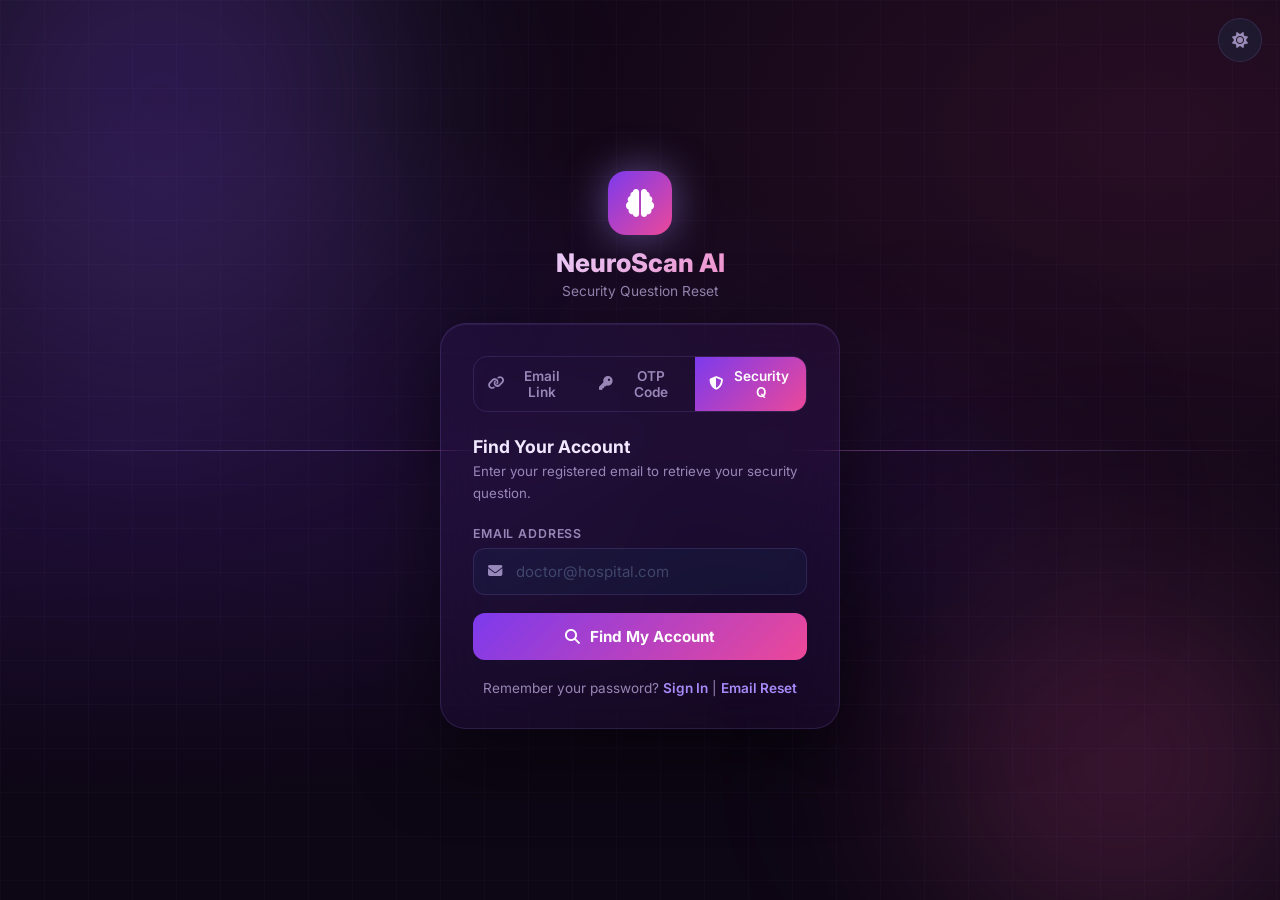
<file: templates/forgot_password.html>
<!DOCTYPE html>
<html lang="en" data-theme="dark">
<head>
  <meta charset="UTF-8">
  <meta name="viewport" content="width=device-width, initial-scale=1.0">
  <title>Security Question Reset – NeuroScan AI</title>
  <meta name="description" content="Reset your NeuroScan AI password via security question">
  <link href="https://fonts.googleapis.com/css2?family=Inter:wght@300;400;500;600;700;800&display=swap" rel="stylesheet">
  <link rel="stylesheet" href="https://cdnjs.cloudflare.com/ajax/libs/font-awesome/6.5.0/css/all.min.css">
  <style>
    * { margin:0; padding:0; box-sizing:border-box; }
    :root[data-theme="dark"] {
      --primary:#a78bfa; --primary-dark:#7c3aed; --accent:#f472b6;
      --success:#34d399; --danger:#fb7185; --bg-deep:#0d0614;
      --bg-card:rgba(124,58,237,0.07); --border:rgba(167,139,250,0.15);
      --border-glow:rgba(167,139,250,0.35); --text:#f1e8ff;
      --text-muted:rgba(220,200,255,0.65);
    }
    :root[data-theme="light"] {
      --primary:#7c3aed; --primary-dark:#5b21b6; --accent:#ec4899;
      --success:#059669; --danger:#e11d48; --bg-deep:#faf5ff;
      --bg-card:rgba(255,255,255,0.95); --border:rgba(124,58,237,0.2);
      --border-glow:rgba(124,58,237,0.4); --text:#1e1035;
      --text-muted:#4c1d95;
    }
    body { font-family:'Inter',sans-serif; background:var(--bg-deep); color:var(--text); min-height:100vh; display:flex; align-items:center; justify-content:center; overflow:hidden; transition:background 0.4s,color 0.4s; }
    .bg-scene { position:fixed; inset:0; z-index:0; pointer-events:none; overflow:hidden; background:radial-gradient(ellipse at 10% 50%,rgba(124,58,237,0.18) 0%,transparent 55%),radial-gradient(ellipse at 90% 15%,rgba(236,72,153,0.12) 0%,transparent 45%),var(--bg-deep); }
    [data-theme="light"] .bg-scene { background:radial-gradient(ellipse at 10% 50%,rgba(124,58,237,0.09) 0%,transparent 55%),radial-gradient(ellipse at 90% 15%,rgba(236,72,153,0.07) 0%,transparent 45%),var(--bg-deep); }
    .orb{position:absolute;border-radius:50%;filter:blur(90px);animation:orbFloat 20s ease-in-out infinite;}
    .orb-1{width:640px;height:640px;background:radial-gradient(circle,rgba(124,58,237,0.35),rgba(167,139,250,0.15) 50%,transparent 70%);top:-220px;left:-160px;}
    .orb-2{width:540px;height:540px;background:radial-gradient(circle,rgba(236,72,153,0.28),rgba(244,114,182,0.10) 50%,transparent 70%);bottom:-130px;right:-110px;animation-delay:7s;}
    .orb-3{width:320px;height:320px;background:radial-gradient(circle,rgba(91,33,182,0.22),transparent 70%);top:40%;left:60%;animation-delay:14s;}
    @keyframes orbFloat{0%,100%{transform:translate(0,0) scale(1);}25%{transform:translate(28px,-26px) scale(1.04);}50%{transform:translate(-18px,18px) scale(0.97);}75%{transform:translate(12px,22px) scale(1.02);}}
    [data-theme="light"] .orb{opacity:0.2;}
    .hex-grid{position:fixed;inset:0;z-index:0;pointer-events:none;opacity:0.3;background-image:linear-gradient(rgba(167,139,250,0.10) 1px,transparent 1px),linear-gradient(90deg,rgba(167,139,250,0.10) 1px,transparent 1px);background-size:44px 44px;animation:gridShift 30s linear infinite;}
    @keyframes gridShift{0%{background-position:0 0;}100%{background-position:44px 44px;}}
    [data-theme="light"] .hex-grid{opacity:0.12;}
    .scanline{position:fixed;left:0;right:0;height:1px;z-index:0;pointer-events:none;background:linear-gradient(90deg,transparent 0%,rgba(167,139,250,0.6) 25%,rgba(236,72,153,0.9) 50%,rgba(167,139,250,0.6) 75%,transparent 100%);animation:scanSweep 5s linear infinite;opacity:0.6;}
    @keyframes scanSweep{0%{top:-2%;opacity:0;}5%{opacity:0.6;}95%{opacity:0.6;}100%{top:102%;opacity:0;}}
    .auth-wrapper{position:relative;z-index:10;width:100%;max-width:440px;padding:20px;}
    .brand{text-align:center;margin-bottom:24px;}
    .brand-icon{display:inline-flex;align-items:center;justify-content:center;width:64px;height:64px;background:linear-gradient(135deg,#7c3aed,#ec4899);border-radius:18px;margin-bottom:12px;box-shadow:0 0 40px rgba(167,139,250,0.5);animation:iconPulse 3s ease-in-out infinite;}
    @keyframes iconPulse{0%,100%{box-shadow:0 0 40px rgba(167,139,250,0.5);}50%{box-shadow:0 0 60px rgba(167,139,250,0.7);}}
    .brand-icon i{font-size:28px;color:white;}
    .brand h1{font-size:1.6rem;font-weight:800;background:linear-gradient(135deg,#e9d5ff 20%,#f472b6 100%);-webkit-background-clip:text;background-clip:text;color:transparent;}
    .brand p{color:var(--text-muted);font-size:0.86rem;margin-top:5px;}
    .method-tabs{display:flex;gap:0;margin-bottom:24px;border-radius:14px;overflow:hidden;border:1px solid var(--border);}
    .method-tab{flex:1;padding:11px 14px;background:transparent;border:none;color:var(--text-muted);font-size:0.85rem;font-weight:600;font-family:'Inter',sans-serif;cursor:pointer;transition:all 0.3s;display:flex;align-items:center;justify-content:center;gap:8px;}
    .method-tab.active{background:linear-gradient(135deg,#7c3aed,#ec4899);color:white;}
    .method-tab:not(.active):hover{background:rgba(167,139,250,0.1);color:var(--text);}
    .auth-card{background:var(--bg-card);backdrop-filter:blur(28px);border:1px solid var(--border);border-radius:26px;padding:32px;box-shadow:0 24px 80px rgba(0,0,0,0.5),inset 0 1px 0 rgba(167,139,250,0.1);animation:cardIn 0.6s cubic-bezier(0.34,1.56,0.64,1);}
    @keyframes cardIn{from{opacity:0;transform:translateY(40px) scale(0.95);}to{opacity:1;transform:translateY(0) scale(1);}}
    .card-title{font-size:1.1rem;font-weight:700;color:var(--text);margin-bottom:4px;}
    .card-subtitle{font-size:0.83rem;color:var(--text-muted);margin-bottom:22px;line-height:1.6;}
    .alert{padding:12px 16px;border-radius:12px;font-size:0.84rem;margin-bottom:16px;display:flex;align-items:center;gap:10px;animation:fadeIn 0.3s ease;}
    @keyframes fadeIn{from{opacity:0;}to{opacity:1;}}
    .alert-success{background:rgba(52,211,153,0.1);border:1px solid rgba(52,211,153,0.3);color:#34d399;}
    .alert-error{background:rgba(251,113,133,0.1);border:1px solid rgba(251,113,133,0.3);color:#fb7185;}
    .alert-info{background:rgba(167,139,250,0.1);border:1px solid rgba(167,139,250,0.3);color:#a78bfa;}
    .form-group{margin-bottom:18px;}
    .form-label{display:block;font-size:0.77rem;font-weight:600;color:var(--text-muted);margin-bottom:7px;text-transform:uppercase;letter-spacing:0.07em;}
    .input-wrapper{position:relative;}
    .input-icon{position:absolute;left:15px;top:50%;transform:translateY(-50%);color:var(--text-muted);font-size:0.9rem;pointer-events:none;transition:color 0.3s;}
    .form-input{width:100%;padding:13px 15px 13px 42px;background:rgba(0,180,216,0.05);border:1px solid var(--border);border-radius:12px;color:var(--text);font-size:0.94rem;font-family:'Inter',sans-serif;outline:none;transition:all 0.3s;}
    .form-input::placeholder{color:rgba(180,220,255,0.25);}
    .form-input:focus{border-color:var(--primary);background:rgba(167,139,250,0.07);box-shadow:0 0 0 3px rgba(167,139,250,0.12);}
    .input-wrapper:focus-within .input-icon{color:var(--primary);}
    .btn-primary{width:100%;padding:14px;background:linear-gradient(135deg,#7c3aed,#ec4899);color:white;border:none;border-radius:12px;font-size:0.95rem;font-weight:700;font-family:'Inter',sans-serif;cursor:pointer;transition:all 0.3s;display:flex;align-items:center;justify-content:center;gap:10px;position:relative;overflow:hidden;}
    .btn-primary::before{content:'';position:absolute;top:0;left:-100%;width:100%;height:100%;background:linear-gradient(90deg,transparent,rgba(255,255,255,0.18),transparent);transition:left 0.5s;}
    .btn-primary:hover::before{left:100%;}
    .btn-primary:hover:not(:disabled){transform:translateY(-2px);box-shadow:0 8px 32px rgba(167,139,250,0.5);}
    .btn-primary:disabled{opacity:0.65;cursor:not-allowed;}
    .btn-secondary{width:100%;padding:12px;background:transparent;border:1px solid var(--border);border-radius:12px;color:var(--text-muted);font-size:0.88rem;font-weight:600;font-family:'Inter',sans-serif;cursor:pointer;transition:all 0.3s;display:flex;align-items:center;justify-content:center;gap:8px;margin-top:10px;}
    .btn-secondary:hover{border-color:var(--border-glow);color:var(--text);}
    .btn-loader{display:none;width:17px;height:17px;border:2px solid rgba(255,255,255,0.35);border-top-color:white;border-radius:50%;animation:spin 0.8s linear infinite;}
    @keyframes spin{to{transform:rotate(360deg);}}
    .success-box{background:rgba(52,211,153,0.08);border:1px solid rgba(52,211,153,0.25);border-radius:14px;padding:20px;text-align:center;display:none;}
    .success-box .s-icon{font-size:2.2rem;color:#34d399;display:block;margin-bottom:10px;}
    .success-box p{font-size:0.86rem;color:var(--text-muted);line-height:1.6;}
    .back-link{text-align:center;margin-top:18px;font-size:0.85rem;color:var(--text-muted);}
    .back-link a{color:var(--primary);font-weight:600;text-decoration:none;transition:color 0.3s;}
    .back-link a:hover{color:var(--accent);}
    .theme-toggle-fab{position:fixed;top:18px;right:18px;z-index:999;width:44px;height:44px;border-radius:50%;background:rgba(0,180,216,0.08);border:1px solid var(--border);backdrop-filter:blur(12px);display:flex;align-items:center;justify-content:center;cursor:pointer;transition:all 0.3s;color:var(--text-muted);font-size:1rem;}
    .theme-toggle-fab:hover{background:rgba(167,139,250,0.15);border-color:rgba(167,139,250,0.4);color:var(--primary);transform:rotate(20deg) scale(1.05);}
    [data-theme="light"] .auth-card{background:rgba(255,255,255,0.97);box-shadow:0 24px 80px rgba(124,58,237,0.15);}
    [data-theme="light"] .form-input{background:rgba(255,255,255,0.95);color:#1e1035;border-color:rgba(124,58,237,0.25);}
    [data-theme="light"] .form-input::placeholder{color:rgba(30,16,53,0.35);}
    
    /* Security Question specific styles */
    .otp-steps{display:flex;align-items:center;gap:0;margin-bottom:20px;}
    .otp-step{flex:1;text-align:center;}
    .otp-step-dot{width:28px;height:28px;border-radius:50%;border:2px solid var(--border);display:flex;align-items:center;justify-content:center;margin:0 auto 4px;font-size:0.72rem;font-weight:700;color:var(--text-muted);transition:all 0.3s;}
    .otp-step.done .otp-step-dot{background:#34d399;border-color:#34d399;color:white;}
    .otp-step.active .otp-step-dot{background:linear-gradient(135deg,#7c3aed,#ec4899);border-color:#a78bfa;color:white;}
    .otp-step-label{font-size:0.68rem;color:var(--text-muted);font-weight:600;text-transform:uppercase;letter-spacing:0.05em;}
    .otp-step.active .otp-step-label,.otp-step.done .otp-step-label{color:var(--primary);}
    .otp-connector{flex:0 0 28px;height:2px;background:var(--border);margin-bottom:18px;transition:background 0.3s;}
    .otp-connector.done{background:#34d399;}
    
    .account-found-box{background:rgba(52,211,153,0.08);border:1px solid rgba(52,211,153,0.25);border-radius:14px;padding:16px;text-align:center;margin-bottom:16px;display:none;}
    .account-found-box .icon{font-size:2rem;color:#34d399;display:block;margin-bottom:8px;}
    .account-found-box .email-display{font-weight:700;color:var(--text);font-size:1.1rem;}
    .account-not-found{background:rgba(251,113,133,0.1);border:1px solid rgba(251,113,133,0.3);border-radius:14px;padding:16px;text-align:center;margin-bottom:16px;display:none;color:#fb7185;}
    .account-not-found .icon{font-size:2rem;display:block;margin-bottom:8px;}
    .question-box{background:linear-gradient(135deg,rgba(167,139,250,0.08),rgba(236,72,153,0.05));border:1px solid var(--border);border-radius:12px;padding:16px;margin:12px 0;}
    .question-box .label{font-size:0.75rem;color:var(--text-muted);text-transform:uppercase;letter-spacing:0.07em;}
    .question-box .question{font-size:1rem;font-weight:600;color:var(--text);margin-top:4px;}
    .btn-success{width:100%;padding:14px;background:linear-gradient(135deg,#34d399,#059669);color:white;border:none;border-radius:12px;font-size:0.95rem;font-weight:700;font-family:'Inter',sans-serif;cursor:pointer;transition:all 0.3s;display:flex;align-items:center;justify-content:center;gap:10px;position:relative;overflow:hidden;}
    .btn-success:hover:not(:disabled){transform:translateY(-2px);box-shadow:0 8px 32px rgba(52,211,153,0.5);}
    .btn-success:disabled{opacity:0.65;cursor:not-allowed;}
  </style>
</head>
<body>
  <button class="theme-toggle-fab" id="themeToggle" title="Toggle light/dark mode" onclick="toggleTheme()"><i class="fas fa-moon" id="themeIcon"></i></button>
  <div class="bg-scene"><div class="orb orb-1"></div><div class="orb orb-2"></div><div class="orb orb-3"></div></div>
  <div class="hex-grid"></div>
  <div class="scanline"></div>
  <div class="auth-wrapper">
    <div class="brand">
      <div class="brand-icon"><i class="fas fa-brain"></i></div>
      <h1>NeuroScan AI</h1>
      <p>Security Question Reset</p>
    </div>
    <div class="auth-card">
      <div class="method-tabs" id="methodTabs">
        <button class="method-tab" id="tabEmail" onclick="window.location='forgot-password.html'"><i class="fas fa-link"></i> Email Link</button>
        <button class="method-tab" id="tabOtp" onclick="window.location='otp-reset.html'"><i class="fas fa-key"></i> OTP Code</button>
        <button class="method-tab active" id="tabSecurity"><i class="fas fa-shield-alt"></i> Security Q</button>
      </div>

      <!-- ═══ SECURITY QUESTION RESET ═══ -->
      <div id="methodSecurity">
        <div class="card-title">Find Your Account</div>
        <div class="card-subtitle">Enter your registered email to retrieve your security question.</div>

        <!-- Account Found -->
        <div class="account-found-box" id="accountFound">
          <span class="icon"><i class="fas fa-check-circle"></i></span>
          <p><strong>Account Found!</strong></p>
          <p class="email-display" id="foundEmail">deepthitrgowda@gmail.com</p>
        </div>

        <!-- Account Not Found -->
        <div class="account-not-found" id="accountNotFound">
          <span class="icon"><i class="fas fa-exclamation-circle"></i></span>
          <p><strong>No account found</strong></p>
          <p style="margin-top:4px;font-size:0.85rem;">The email address you entered is not registered.</p>
        </div>

        <!-- Security Question Display -->
        <div id="questionSection" style="display:none;">
          <div class="question-box">
            <div class="label"><i class="fas fa-question-circle"></i> Security Question</div>
            <div class="question" id="securityQuestion">What is your mother's maiden name?</div>
          </div>
          <div class="form-group">
            <label class="form-label" for="securityAnswer">Your Answer</label>
            <div class="input-wrapper">
              <input type="text" id="securityAnswer" class="form-input" placeholder="Enter your security answer">
              <i class="fas fa-lock input-icon"></i>
            </div>
          </div>
          <button class="btn-success" id="verifyAnswerBtn" onclick="verifySecurityAnswer()">
            <div class="btn-loader" id="answerLoader"></div>
            <i class="fas fa-check-circle" id="answerIcon"></i>
            <span id="answerText">Verify Answer</span>
          </button>
          <div style="margin-top:12px;text-align:center;">
            <button class="btn-secondary" onclick="resetToEmailStep()" style="width:auto;display:inline-flex;padding:8px 20px;">
              <i class="fas fa-arrow-left"></i> Try Different Email
            </button>
          </div>
        </div>

        <!-- Email Input Form -->
        <form id="securityForm" onsubmit="findAccount(event)">
          <div class="form-group">
            <label class="form-label" for="securityEmail">Email Address</label>
            <div class="input-wrapper">
              <input type="email" id="securityEmail" class="form-input" placeholder="doctor@hospital.com" required autocomplete="email">
              <i class="fas fa-envelope input-icon"></i>
            </div>
          </div>
          <button type="submit" class="btn-primary" id="findAccountBtn">
            <div class="btn-loader" id="findLoader"></div>
            <i class="fas fa-search" id="findIcon"></i>
            <span id="findText">Find My Account</span>
          </button>
        </form>

        <!-- Password Reset Success -->
        <div id="resetSuccess" style="display:none;margin-top:16px;">
          <div class="success-box" style="display:block;">
            <span class="s-icon"><i class="fas fa-check-circle"></i></span>
            <p><strong>Password Reset Successful!</strong><br><br>Your password has been reset. You can now log in with your new password.</p>
          </div>
          <a href="/login" class="btn-primary" style="text-decoration:none;margin-top:14px;display:flex;align-items:center;justify-content:center;gap:8px;">
            <i class="fas fa-sign-in-alt"></i> Go to Login
          </a>
        </div>

        <!-- New Password Form -->
        <div id="newPasswordSection" style="display:none;margin-top:16px;">
          <div class="alert alert-success" style="display:flex;">
            <i class="fas fa-check-circle"></i>
            <span>Security answer verified! Set your new password.</span>
          </div>
          <div class="form-group">
            <label class="form-label" for="newPw">New Password</label>
            <div class="input-wrapper">
              <input type="password" id="newPw" class="form-input" placeholder="Minimum 6 characters">
              <i class="fas fa-lock input-icon"></i>
            </div>
          </div>
          <div class="form-group">
            <label class="form-label" for="confirmPw">Confirm Password</label>
            <div class="input-wrapper">
              <input type="password" id="confirmPw" class="form-input" placeholder="Repeat new password">
              <i class="fas fa-lock input-icon"></i>
            </div>
          </div>
          <button class="btn-success" id="resetPwBtn" onclick="resetPasswordWithSecurity()">
            <div class="btn-loader" id="resetPwLoader"></div>
            <i class="fas fa-shield-alt" id="resetPwIcon"></i>
            <span id="resetPwText">Reset Password</span>
          </button>
        </div>

        <div class="back-link" style="margin-top:20px;">
          Remember your password? <a href="/login">Sign In</a> | <a href="forgot-password.html">Email Reset</a>
        </div>
      </div>
    </div>
  </div>

  <script>
    // ===== THEME =====
    const root = document.documentElement;
    function applyTheme(t) {
      root.setAttribute('data-theme', t);
      document.getElementById('themeIcon').className = t === 'dark' ? 'fas fa-sun' : 'fas fa-moon';
      document.getElementById('themeToggle').title = t === 'dark' ? 'Switch to Light Mode' : 'Switch to Dark Mode';
      localStorage.setItem('neuroscan-theme', t);
    }
    function toggleTheme() { applyTheme(root.getAttribute('data-theme') === 'dark' ? 'light' : 'dark'); }
    applyTheme(localStorage.getItem('neuroscan-theme') || 'dark');

    // ===== DATABASE OF REGISTERED USERS (Demo) =====
    const userDatabase = {
      'deepthitrgowda@gmail.com': {
        securityQuestion: 'What is your mother\'s maiden name?',
        securityAnswer: 'sharma',
        name: 'Deepthi R Gowda'
      },
      'doctor@hospital.com': {
        securityQuestion: 'What city were you born in?',
        securityAnswer: 'mumbai',
        name: 'Dr. Singh'
      },
      'john.doe@example.com': {
        securityQuestion: 'What is the name of your first pet?',
        securityAnswer: 'max',
        name: 'John Doe'
      },
      'admin@neuroscan.ai': {
        securityQuestion: 'What is your favorite book?',
        securityAnswer: 'dune',
        name: 'Admin User'
      }
    };

    let currentFoundEmail = '';
    let isAnswerVerified = false;

    // ===== FIND ACCOUNT =====
    async function findAccount(e) {
      e.preventDefault();
      const email = document.getElementById('securityEmail').value.trim().toLowerCase();
      if (!email) { showSecurityError('Please enter your email address.'); return; }
      if (!email.includes('@') || !email.includes('.')) { showSecurityError('Please enter a valid email address.'); return; }

      setLoading('findAccountBtn', 'findLoader', 'findIcon', 'findText', true, 'Searching…');
      hide(['accountFound', 'accountNotFound', 'questionSection', 'newPasswordSection', 'resetSuccess']);

      try {
        // Simulate API delay
        await new Promise(resolve => setTimeout(resolve, 1000));

        // Check if user exists
        if (userDatabase[email]) {
          currentFoundEmail = email;
          // Show account found
          document.getElementById('foundEmail').textContent = email;
          document.getElementById('accountFound').style.display = 'block';
          
          // Show security question
          document.getElementById('securityQuestion').textContent = userDatabase[email].securityQuestion;
          document.getElementById('questionSection').style.display = 'block';
          document.getElementById('securityAnswer').value = '';
          document.getElementById('securityForm').style.display = 'none';
          isAnswerVerified = false;
          
          console.log('✅ Account found:', email);
        } else {
          // Show account not found
          document.getElementById('accountNotFound').style.display = 'block';
          console.log('❌ Account not found:', email);
        }
      } catch (err) {
        showSecurityError('Network error. Please try again.');
        console.error('Error:', err);
      } finally {
        setLoading('findAccountBtn', 'findLoader', 'findIcon', 'findText', false, 'Find My Account');
      }
    }

    // ===== VERIFY SECURITY ANSWER =====
    async function verifySecurityAnswer() {
      const answer = document.getElementById('securityAnswer').value.trim().toLowerCase();
      if (!answer) { 
        showSecurityError('Please enter your security answer.');
        return; 
      }

      setLoading('verifyAnswerBtn', 'answerLoader', 'answerIcon', 'answerText', true, 'Verifying…');
      hide(['resetSuccess', 'newPasswordSection']);

      try {
        await new Promise(resolve => setTimeout(resolve, 800));

        const user = userDatabase[currentFoundEmail];
        if (user && user.securityAnswer === answer) {
          isAnswerVerified = true;
          document.getElementById('questionSection').style.display = 'none';
          document.getElementById('newPasswordSection').style.display = 'block';
          document.getElementById('newPw').value = '';
          document.getElementById('confirmPw').value = '';
          showSecuritySuccess('Answer verified! Create your new password.');
          console.log('✅ Answer verified for:', currentFoundEmail);
        } else {
          showSecurityError('Incorrect answer. Please try again.');
          console.log('❌ Wrong answer for:', currentFoundEmail);
        }
      } catch (err) {
        showSecurityError('Network error. Please try again.');
        console.error('Error:', err);
      } finally {
        setLoading('verifyAnswerBtn', 'answerLoader', 'answerIcon', 'answerText', false, 'Verify Answer');
      }
    }

    // ===== RESET PASSWORD =====
    async function resetPasswordWithSecurity() {
      const pw = document.getElementById('newPw').value;
      const cpw = document.getElementById('confirmPw').value;
      
      if (pw.length < 6) { showSecurityError('Password must be at least 6 characters.'); return; }
      if (pw !== cpw) { showSecurityError('Passwords do not match.'); return; }

      setLoading('resetPwBtn', 'resetPwLoader', 'resetPwIcon', 'resetPwText', true, 'Resetting…');
      hide(['resetSuccess']);

      try {
        await new Promise(resolve => setTimeout(resolve, 1000));
        
        // Update password in database (demo)
        if (userDatabase[currentFoundEmail]) {
          userDatabase[currentFoundEmail].password = pw;
          console.log('🔑 Password updated for:', currentFoundEmail);
        }
        
        document.getElementById('newPasswordSection').style.display = 'none';
        document.getElementById('resetSuccess').style.display = 'block';
        showSecuritySuccess('Password reset successfully!');
      } catch (err) {
        showSecurityError('Network error. Please try again.');
        console.error('Error:', err);
      } finally {
        setLoading('resetPwBtn', 'resetPwLoader', 'resetPwIcon', 'resetPwText', false, 'Reset Password');
      }
    }

    // ===== RESET TO EMAIL STEP =====
    function resetToEmailStep() {
      document.getElementById('securityForm').style.display = 'block';
      document.getElementById('questionSection').style.display = 'none';
      document.getElementById('newPasswordSection').style.display = 'none';
      document.getElementById('resetSuccess').style.display = 'none';
      hide(['accountFound', 'accountNotFound', 'resetSuccess']);
      document.getElementById('securityEmail').value = '';
      document.getElementById('securityAnswer').value = '';
      isAnswerVerified = false;
    }

    // ===== HELPERS =====
    function show(id) { document.getElementById(id).style.display = 'block'; }
    function hide(ids) { ids.forEach(id => { const el = document.getElementById(id); if (el) el.style.display = 'none'; }); }

    function showSecurityError(msg) {
      const errorEl = document.createElement('div');
      errorEl.className = 'alert alert-error';
      errorEl.style.display = 'flex';
      errorEl.innerHTML = `<i class="fas fa-exclamation-circle"></i><span>${msg}</span>`;
      const container = document.getElementById('methodSecurity');
      // Remove any existing error alerts
      container.querySelectorAll('.alert-error').forEach(el => el.remove());
      container.insertBefore(errorEl, container.querySelector('.alert-success') || container.firstChild);
      setTimeout(() => errorEl.remove(), 5000);
    }

    function showSecuritySuccess(msg) {
      const successEl = document.createElement('div');
      successEl.className = 'alert alert-success';
      successEl.style.display = 'flex';
      successEl.innerHTML = `<i class="fas fa-check-circle"></i><span>${msg}</span>`;
      const container = document.getElementById('methodSecurity');
      container.querySelectorAll('.alert-success:not(.static)').forEach(el => el.remove());
      successEl.classList.add('static');
      container.insertBefore(successEl, container.querySelector('.alert-error') || container.firstChild);
      setTimeout(() => successEl.remove(), 5000);
    }

    function setLoading(btnId, loaderId, iconId, textId, loading, text) {
      const btn = document.getElementById(btnId);
      if (btn) btn.disabled = loading;
      const ldr = document.getElementById(loaderId);
      const icn = document.getElementById(iconId);
      const txt = document.getElementById(textId);
      if (ldr) ldr.style.display = loading ? 'block' : 'none';
      if (icn) icn.style.display = loading ? 'none' : 'inline';
      if (txt) txt.textContent = text;
    }

    // ===== INITIALIZE =====
    // Hide all alerts initially
    document.addEventListener('DOMContentLoaded', () => {
      document.querySelectorAll('.alert').forEach(el => el.style.display = 'none');
    });
  </script>
</body>
</html>
</file>
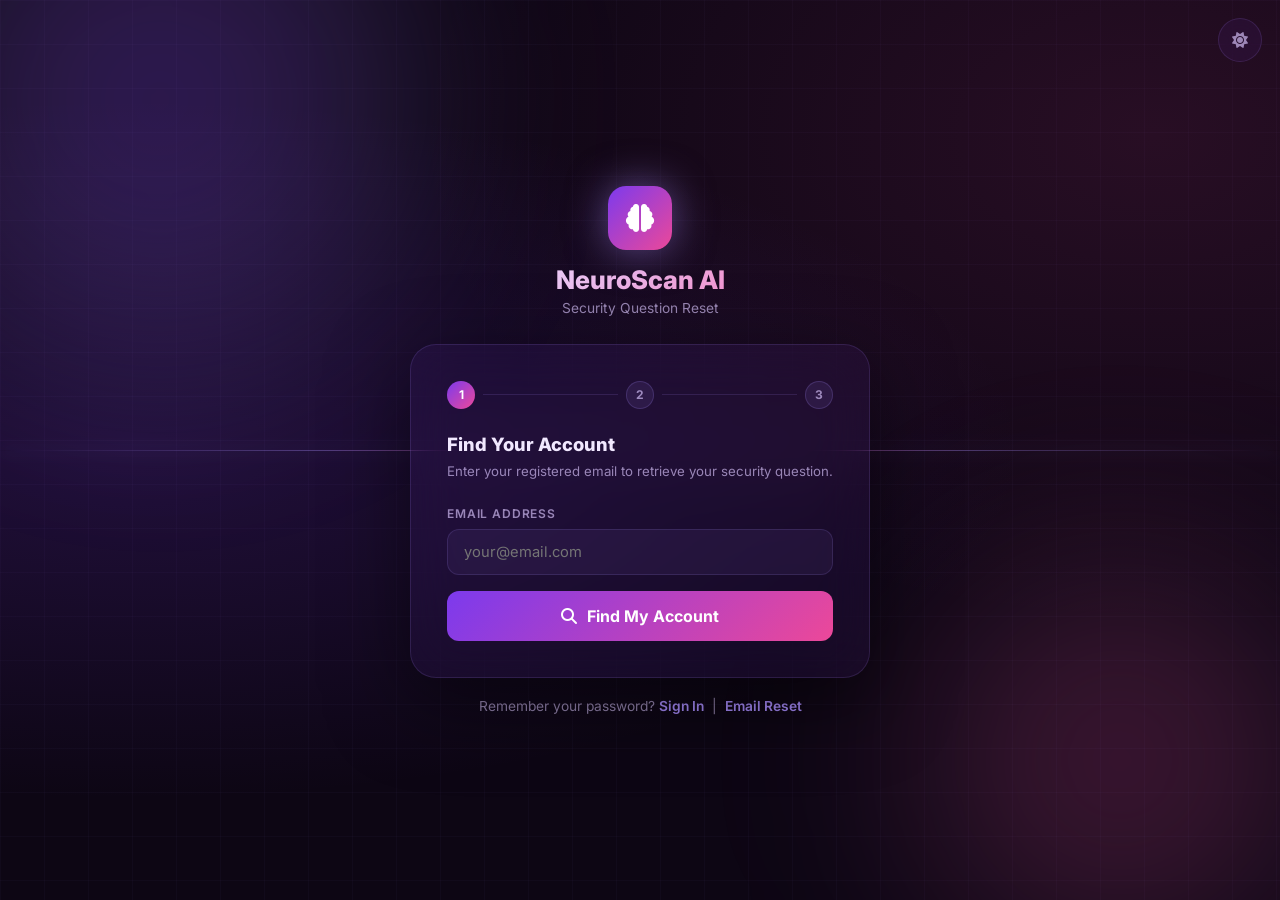
<file: templates/security_reset.html>
<!DOCTYPE html>
<html lang="en" data-theme="dark">
<head>
    <meta charset="UTF-8">
    <meta name="viewport" content="width=device-width, initial-scale=1.0">
    <title>Security Reset – NeuroScan AI</title>
    <meta name="description" content="Reset your NeuroScan AI password using your security question">
    <link href="https://fonts.googleapis.com/css2?family=Inter:wght@300;400;500;600;700;800&display=swap" rel="stylesheet">
    <link rel="stylesheet" href="https://cdnjs.cloudflare.com/ajax/libs/font-awesome/6.5.0/css/all.min.css">
    <style>
        * { margin:0; padding:0; box-sizing:border-box; }
        :root[data-theme="dark"] {
            --primary:#a78bfa; --primary-dark:#7c3aed; --accent:#f472b6;
            --bg-deep:#0d0614; --bg-card:rgba(124,58,237,0.07);
            --border:rgba(167,139,250,0.15); --text:#f1e8ff; --text-muted:rgba(220,200,255,0.65);
        }
        :root[data-theme="light"] {
            --primary:#7c3aed; --primary-dark:#5b21b6; --accent:#ec4899;
            --bg-deep:#faf5ff; --bg-card:rgba(255,255,255,0.95);
            --border:rgba(124,58,237,0.2); --text:#1e1035; --text-muted:#4c1d95;
        }
        body { font-family:'Inter',sans-serif;background:var(--bg-deep);color:var(--text);min-height:100vh;display:flex;align-items:center;justify-content:center;overflow:hidden;transition:background 0.4s,color 0.4s; }
        .bg-scene { position:fixed;inset:0;z-index:0;pointer-events:none;overflow:hidden;
            background:radial-gradient(ellipse at 10% 50%,rgba(124,58,237,0.18) 0%,transparent 55%),
                        radial-gradient(ellipse at 90% 15%,rgba(236,72,153,0.12) 0%,transparent 45%),var(--bg-deep); }
        [data-theme="light"] .bg-scene { background:radial-gradient(ellipse at 10% 50%,rgba(124,58,237,0.09) 0%,transparent 55%),var(--bg-deep); }
        .orb{position:absolute;border-radius:50%;filter:blur(90px);animation:orbFloat 20s ease-in-out infinite;}
        .orb-1{width:640px;height:640px;background:radial-gradient(circle,rgba(124,58,237,0.35),rgba(167,139,250,0.15) 50%,transparent 70%);top:-220px;left:-160px;}
        .orb-2{width:540px;height:540px;background:radial-gradient(circle,rgba(236,72,153,0.28),rgba(244,114,182,0.10) 50%,transparent 70%);bottom:-130px;right:-110px;animation-delay:7s;}
        @keyframes orbFloat{0%,100%{transform:translate(0,0) scale(1);}25%{transform:translate(28px,-26px) scale(1.04);}50%{transform:translate(-18px,18px) scale(0.97);}75%{transform:translate(12px,22px) scale(1.02);}}
        [data-theme="light"] .orb{opacity:0.2;}
        .hex-grid{position:fixed;inset:0;z-index:0;pointer-events:none;opacity:0.3;
            background-image:linear-gradient(rgba(167,139,250,0.10) 1px,transparent 1px),linear-gradient(90deg,rgba(167,139,250,0.10) 1px,transparent 1px);
            background-size:44px 44px;animation:gridShift 30s linear infinite;}
        @keyframes gridShift{0%{background-position:0 0;}100%{background-position:44px 44px;}}
        .scanline{position:fixed;left:0;right:0;height:1px;z-index:0;pointer-events:none;
            background:linear-gradient(90deg,transparent 0%,rgba(167,139,250,0.6) 25%,rgba(236,72,153,0.9) 50%,rgba(167,139,250,0.6) 75%,transparent 100%);
            animation:scanSweep 5s linear infinite;opacity:0.6;box-shadow:0 0 16px rgba(167,139,250,0.7);}
        @keyframes scanSweep{0%{top:-2%;opacity:0;}5%{opacity:0.6;}95%{opacity:0.6;}100%{top:102%;opacity:0;}}

        .container{position:relative;z-index:10;width:90%;max-width:460px;padding:20px 0;}
        .brand{text-align:center;margin-bottom:28px;}
        .brand-icon{display:inline-flex;align-items:center;justify-content:center;width:64px;height:64px;
            background:linear-gradient(135deg,#7c3aed,#ec4899);border-radius:18px;margin-bottom:14px;
            box-shadow:0 0 40px rgba(167,139,250,0.5);animation:iconPulse 3s ease-in-out infinite;}
        @keyframes iconPulse{0%,100%{box-shadow:0 0 40px rgba(167,139,250,0.5);}50%{box-shadow:0 0 60px rgba(236,72,153,0.5);}}
        .brand-icon i{font-size:28px;color:white;}
        .brand h1{font-size:1.6rem;font-weight:800;background:linear-gradient(135deg,#e9d5ff 20%,#f472b6 100%);-webkit-background-clip:text;background-clip:text;color:transparent;}
        .brand p{color:var(--text-muted);font-size:0.86rem;margin-top:5px;}

        .auth-card{background:var(--bg-card);backdrop-filter:blur(28px);border:1px solid var(--border);border-radius:26px;padding:36px;box-shadow:0 24px 80px rgba(0,0,0,0.5);}
        .card-title{font-size:1.15rem;font-weight:800;color:var(--text);margin-bottom:6px;}
        .card-subtitle{font-size:0.83rem;color:var(--text-muted);margin-bottom:24px;line-height:1.6;}

        .step{display:none;animation:fadeInStep 0.4s ease;}
        .step.active{display:block;}
        @keyframes fadeInStep{from{opacity:0;transform:translateX(20px);}to{opacity:1;transform:translateX(0);}}

        .step-indicator{display:flex;align-items:center;gap:8px;margin-bottom:24px;}
        .step-dot{width:28px;height:28px;border-radius:50%;display:flex;align-items:center;justify-content:center;font-size:0.75rem;font-weight:700;transition:all 0.3s;}
        .step-dot.active{background:linear-gradient(135deg,#7c3aed,#ec4899);color:white;}
        .step-dot.done{background:rgba(52,211,153,0.2);border:1px solid rgba(52,211,153,0.4);color:#34d399;}
        .step-dot.pending{background:rgba(167,139,250,0.1);border:1px solid rgba(167,139,250,0.2);color:var(--text-muted);}
        .step-line{flex:1;height:1px;background:var(--border);}

        .form-label{display:block;font-size:0.75rem;font-weight:600;color:var(--text-muted);text-transform:uppercase;letter-spacing:0.07em;margin-bottom:8px;}
        .form-input{width:100%;padding:13px 16px;background:rgba(167,139,250,0.07);border:1px solid var(--border);border-radius:12px;color:var(--text);font-size:0.92rem;font-family:'Inter',sans-serif;outline:none;transition:all 0.3s;margin-bottom:16px;}
        .form-input:focus{border-color:var(--primary);background:rgba(167,139,250,0.12);box-shadow:0 0 0 3px rgba(167,139,250,0.15);}
        .question-box{background:rgba(167,139,250,0.08);border:1px solid rgba(167,139,250,0.2);border-radius:12px;padding:14px 16px;margin-bottom:16px;font-size:0.9rem;color:var(--text);line-height:1.5;}

        .btn-primary{width:100%;padding:15px;background:linear-gradient(135deg,#7c3aed,#ec4899);color:white;border:none;border-radius:12px;font-size:1rem;font-weight:700;font-family:'Inter',sans-serif;cursor:pointer;transition:all 0.3s;display:flex;align-items:center;justify-content:center;gap:10px;position:relative;overflow:hidden;}
        .btn-primary:hover{transform:translateY(-2px);box-shadow:0 8px 32px rgba(167,139,250,0.5);}
        .btn-primary:disabled{opacity:0.65;cursor:not-allowed;transform:none;}
        .btn-loader{display:none;width:18px;height:18px;border:2px solid rgba(255,255,255,0.4);border-top-color:white;border-radius:50%;animation:spin 0.8s linear infinite;}
        @keyframes spin{to{transform:rotate(360deg);}}

        .alert{padding:12px 16px;border-radius:10px;font-size:0.84rem;margin-bottom:16px;display:none;align-items:center;gap:10px;}
        .alert-success{background:rgba(52,211,153,0.12);border:1px solid rgba(52,211,153,0.25);color:#34d399;}
        .alert-error{background:rgba(251,113,133,0.12);border:1px solid rgba(251,113,133,0.25);color:#fb7185;}

        .back-link{text-align:center;margin-top:20px;font-size:0.86rem;color:var(--text-muted);}
        .back-link a{color:var(--primary);text-decoration:none;font-weight:600;}
        .back-link a:hover{text-decoration:underline;}

        .theme-toggle-fab{position:fixed;top:18px;right:18px;z-index:999;width:44px;height:44px;border-radius:50%;background:rgba(124,58,237,0.08);border:1px solid var(--border);backdrop-filter:blur(12px);display:flex;align-items:center;justify-content:center;cursor:pointer;transition:all 0.3s;color:var(--text-muted);font-size:1rem;}
        .theme-toggle-fab:hover{background:rgba(167,139,250,0.15);color:var(--primary);transform:rotate(20deg);}

        [data-theme="light"] .auth-card{background:rgba(255,255,255,0.97);box-shadow:0 24px 80px rgba(124,58,237,0.15);}
        [data-theme="light"] .form-input{background:rgba(255,255,255,0.95);color:#1e1035;border-color:rgba(124,58,237,0.25);}
        [data-theme="light"] .form-label{color:#5b21b6;}
    </style>
</head>
<body>
<button class="theme-toggle-fab" onclick="toggleTheme()" title="Toggle theme"><i class="fas fa-moon" id="themeIcon"></i></button>
<div class="bg-scene"><div class="orb orb-1"></div><div class="orb orb-2"></div></div>
<div class="hex-grid"></div>
<div class="scanline"></div>

<div class="container">
    <div class="brand">
        <div class="brand-icon"><i class="fas fa-brain"></i></div>
        <h1>NeuroScan AI</h1>
        <p>Security Question Reset</p>
    </div>
    <div class="auth-card">
        <!-- Step indicator -->
        <div class="step-indicator">
            <div class="step-dot active" id="dot1">1</div>
            <div class="step-line"></div>
            <div class="step-dot pending" id="dot2">2</div>
            <div class="step-line"></div>
            <div class="step-dot pending" id="dot3">3</div>
        </div>

        <!-- Step 1: Email -->
        <div class="step active" id="step1">
            <div class="card-title">Find Your Account</div>
            <div class="card-subtitle">Enter your registered email to retrieve your security question.</div>
            <div class="alert alert-error" id="err1"><i class="fas fa-exclamation-circle"></i><span id="err1Txt"></span></div>
            <label class="form-label">Email Address</label>
            <input type="email" class="form-input" id="srEmail" placeholder="your@email.com">
            <button class="btn-primary" onclick="fetchQuestion()">
                <div class="btn-loader" id="loader1"></div>
                <i class="fas fa-search" id="icon1"></i>
                <span id="text1">Find My Account</span>
            </button>
        </div>

        <!-- Step 2: Answer security question -->
        <div class="step" id="step2">
            <div class="card-title">Answer Your Security Question</div>
            <div class="card-subtitle">Answer the question you set during registration.</div>
            <div class="alert alert-error" id="err2"><i class="fas fa-exclamation-circle"></i><span id="err2Txt"></span></div>
            <label class="form-label">Security Question</label>
            <div class="question-box" id="questionBox">Loading…</div>
            <label class="form-label">Your Answer</label>
            <input type="text" class="form-input" id="srAnswer" placeholder="Type your answer…">
            <button class="btn-primary" onclick="verifyAnswer()">
                <div class="btn-loader" id="loader2"></div>
                <i class="fas fa-check-circle" id="icon2"></i>
                <span id="text2">Verify Answer</span>
            </button>
        </div>

        <!-- Step 3: New password -->
        <div class="step" id="step3">
            <div class="card-title">Set New Password</div>
            <div class="card-subtitle">Choose a strong password (min. 6 characters).</div>
            <div class="alert alert-error" id="err3"><i class="fas fa-exclamation-circle"></i><span id="err3Txt"></span></div>
            <div class="alert alert-success" id="succ3"><i class="fas fa-check-circle"></i><span id="succ3Txt"></span></div>
            <label class="form-label">New Password</label>
            <input type="password" class="form-input" id="newPw" placeholder="New password">
            <label class="form-label">Confirm Password</label>
            <input type="password" class="form-input" id="confirmPw" placeholder="Confirm password">
            <button class="btn-primary" id="resetBtn" onclick="resetPassword()">
                <div class="btn-loader" id="loader3"></div>
                <i class="fas fa-key" id="icon3"></i>
                <span id="text3">Reset Password</span>
            </button>
        </div>
    </div>
    <div class="back-link">Remember your password? <a href="/login">Sign In</a> &nbsp;|&nbsp; <a href="/forgot-password">Email Reset</a></div>
</div>

<script>
const root = document.documentElement;
function applyTheme(t){root.setAttribute('data-theme',t);document.getElementById('themeIcon').className=t==='dark'?'fas fa-sun':'fas fa-moon';localStorage.setItem('neuroscan-theme',t);}
function toggleTheme(){applyTheme(root.getAttribute('data-theme')==='dark'?'light':'dark');}
applyTheme(localStorage.getItem('neuroscan-theme')||'dark');

let srToken = null;

function setStep(n) {
    document.querySelectorAll('.step').forEach((s,i)=>{s.classList.toggle('active',i===n-1);});
    for(let i=1;i<=3;i++){
        const d=document.getElementById('dot'+i);
        if(i<n){d.className='step-dot done';d.innerHTML='<i class="fas fa-check"></i>';}
        else if(i===n){d.className='step-dot active';d.textContent=i;}
        else{d.className='step-dot pending';d.textContent=i;}
    }
}

function setLoading(n,on){
    document.getElementById('loader'+n).style.display=on?'block':'none';
    document.getElementById('icon'+n).style.display=on?'none':'inline';
}

function showErr(n,msg){const el=document.getElementById('err'+n);el.querySelector('span').textContent=msg;el.style.display='flex';}
function hideErr(n){document.getElementById('err'+n).style.display='none';}

async function fetchQuestion(){
    const email=document.getElementById('srEmail').value.trim();
    if(!email){showErr(1,'Please enter your email');return;}
    hideErr(1);setLoading(1,true);
    try{
        const r=await fetch('/security-reset',{method:'POST',headers:{'Content-Type':'application/json'},body:JSON.stringify({action:'fetch',email})});
        const d=await r.json();
        if(!r.ok){showErr(1,d.error);return;}
        document.getElementById('questionBox').textContent=d.question;
        setStep(2);
    }catch(e){showErr(1,'Network error. Please try again.');}
    finally{setLoading(1,false);}
}

async function verifyAnswer(){
    const email=document.getElementById('srEmail').value.trim();
    const answer=document.getElementById('srAnswer').value.trim();
    if(!answer){showErr(2,'Please enter your answer');return;}
    hideErr(2);setLoading(2,true);
    try{
        const r=await fetch('/security-reset',{method:'POST',headers:{'Content-Type':'application/json'},body:JSON.stringify({action:'verify',email,answer})});
        const d=await r.json();
        if(!r.ok){showErr(2,d.error);return;}
        srToken=d.token;
        setStep(3);
    }catch(e){showErr(2,'Network error. Please try again.');}
    finally{setLoading(2,false);}
}

async function resetPassword(){
    const pw=document.getElementById('newPw').value;
    const cpw=document.getElementById('confirmPw').value;
    if(pw!==cpw){showErr(3,'Passwords do not match');return;}
    if(pw.length<6){showErr(3,'Password must be at least 6 characters');return;}
    hideErr(3);setLoading(3,true);
    const email=document.getElementById('srEmail').value.trim();
    try{
        const r=await fetch('/security-reset',{method:'POST',headers:{'Content-Type':'application/json'},body:JSON.stringify({action:'reset',email,token:srToken,newPassword:pw})});
        const d=await r.json();
        if(!r.ok){showErr(3,d.error);return;}
        document.getElementById('succ3Txt').textContent=d.message+' Redirecting to login…';
        document.getElementById('succ3').style.display='flex';
        document.getElementById('resetBtn').disabled=true;
        setTimeout(()=>window.location.href='/login',2500);
    }catch(e){showErr(3,'Network error. Please try again.');}
    finally{setLoading(3,false);}
}

document.querySelectorAll('.form-input').forEach(inp=>{
    inp.addEventListener('keydown',e=>{if(e.key==='Enter'){
        if(inp.id==='srEmail')fetchQuestion();
        else if(inp.id==='srAnswer')verifyAnswer();
        else if(inp.id==='confirmPw')resetPassword();
    }});
});
</script>
</body>
</html>
</file>
